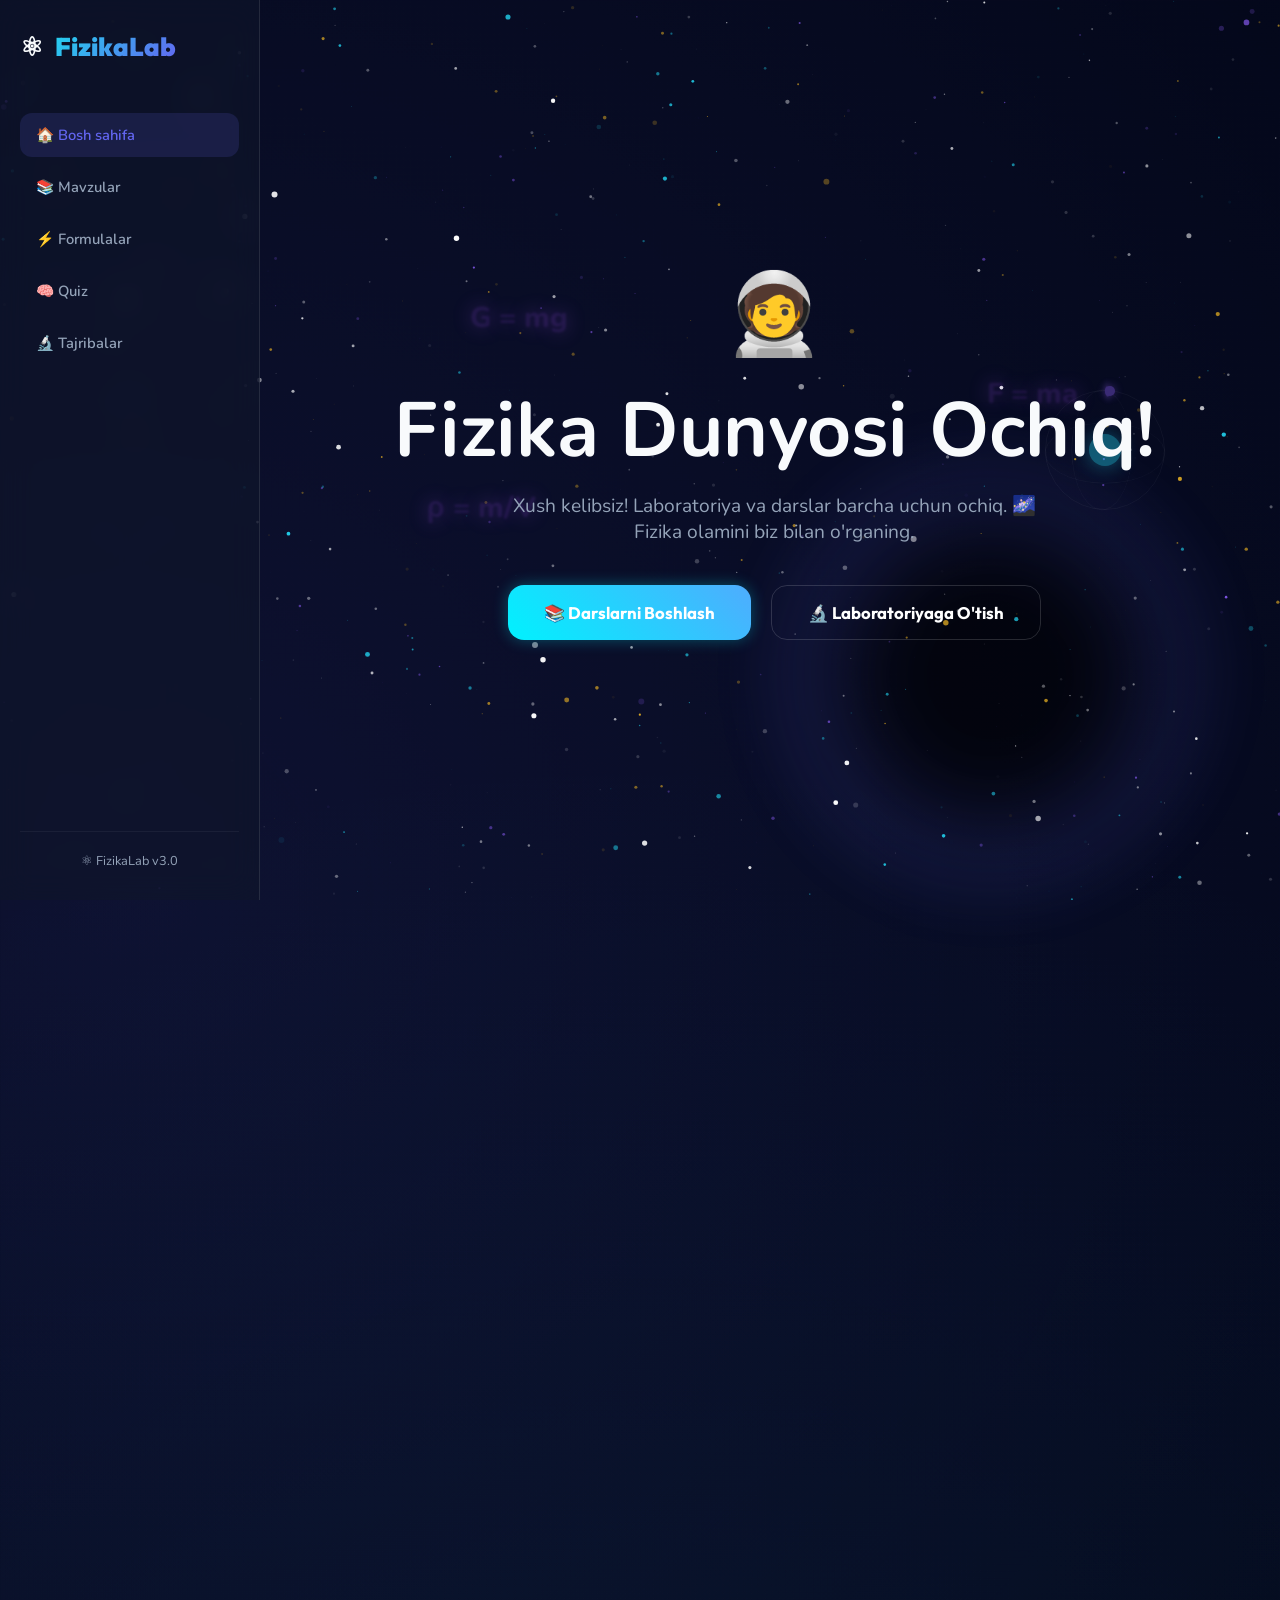
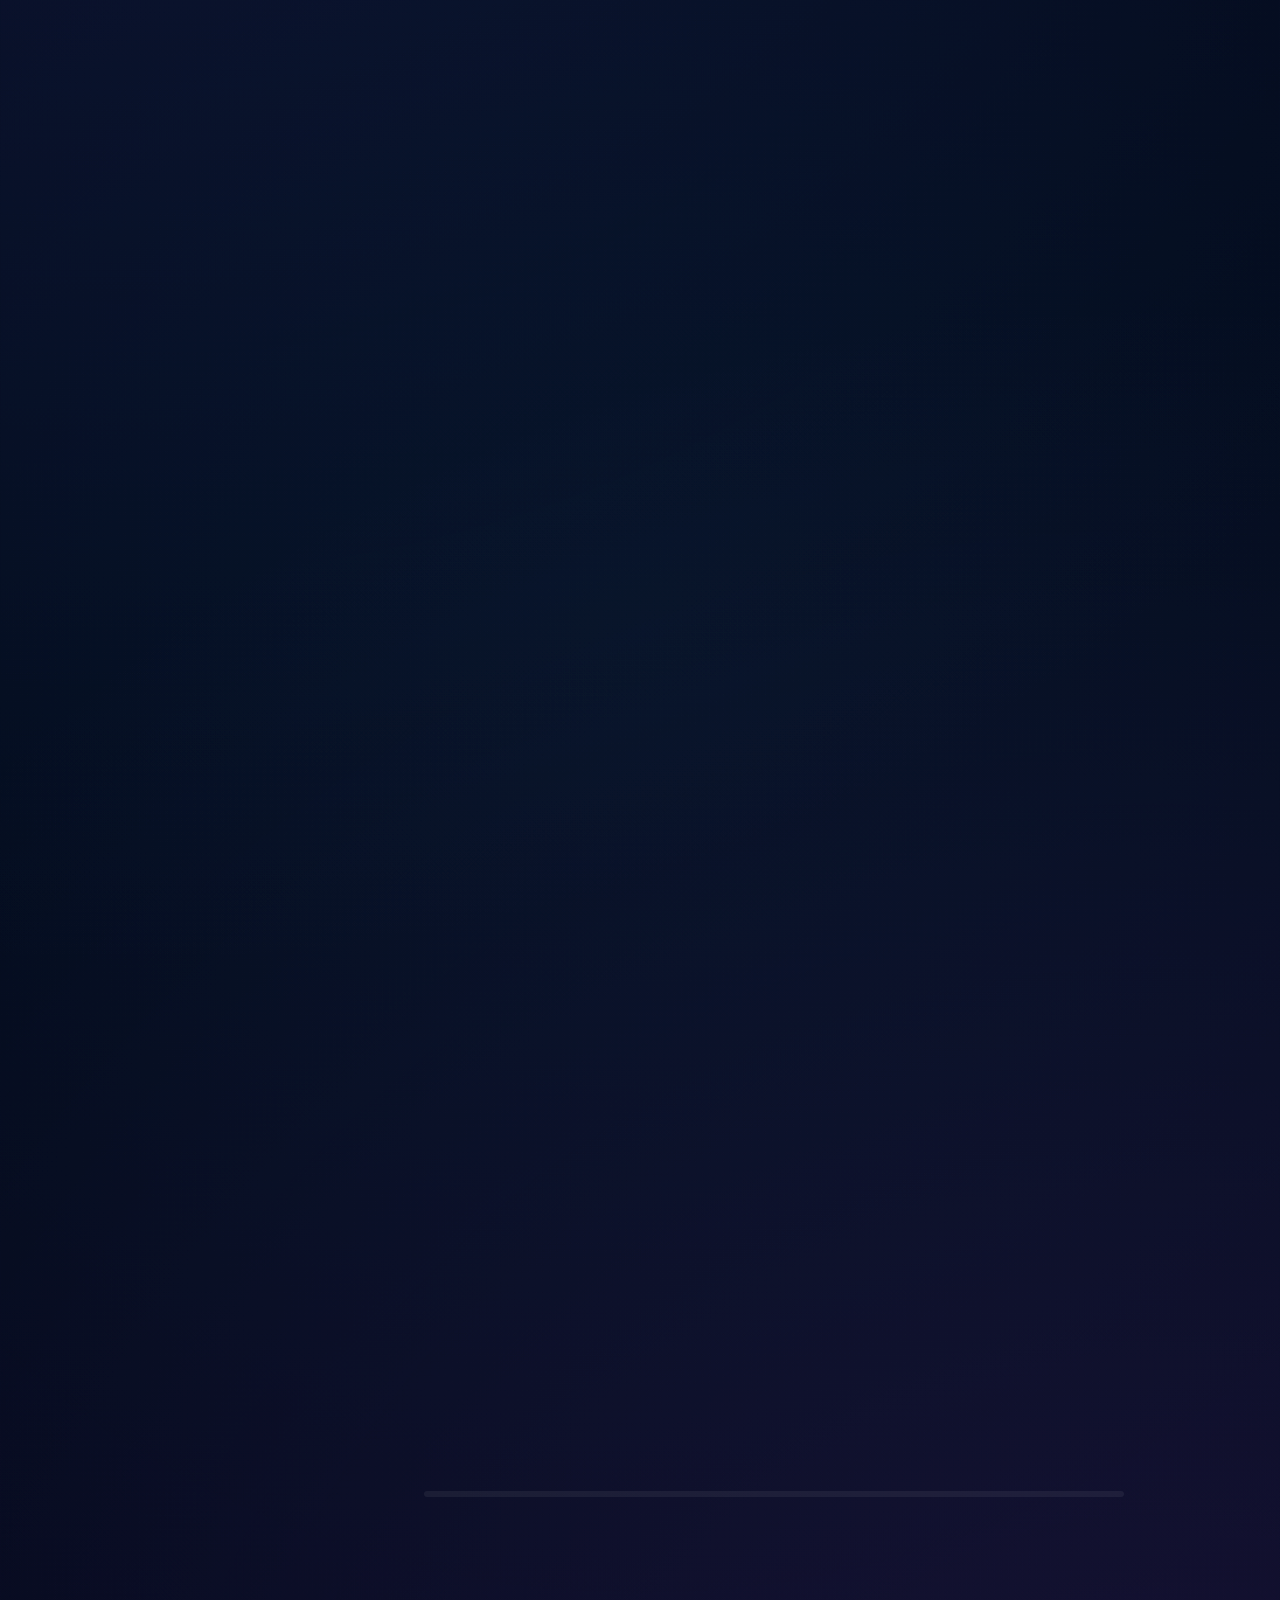
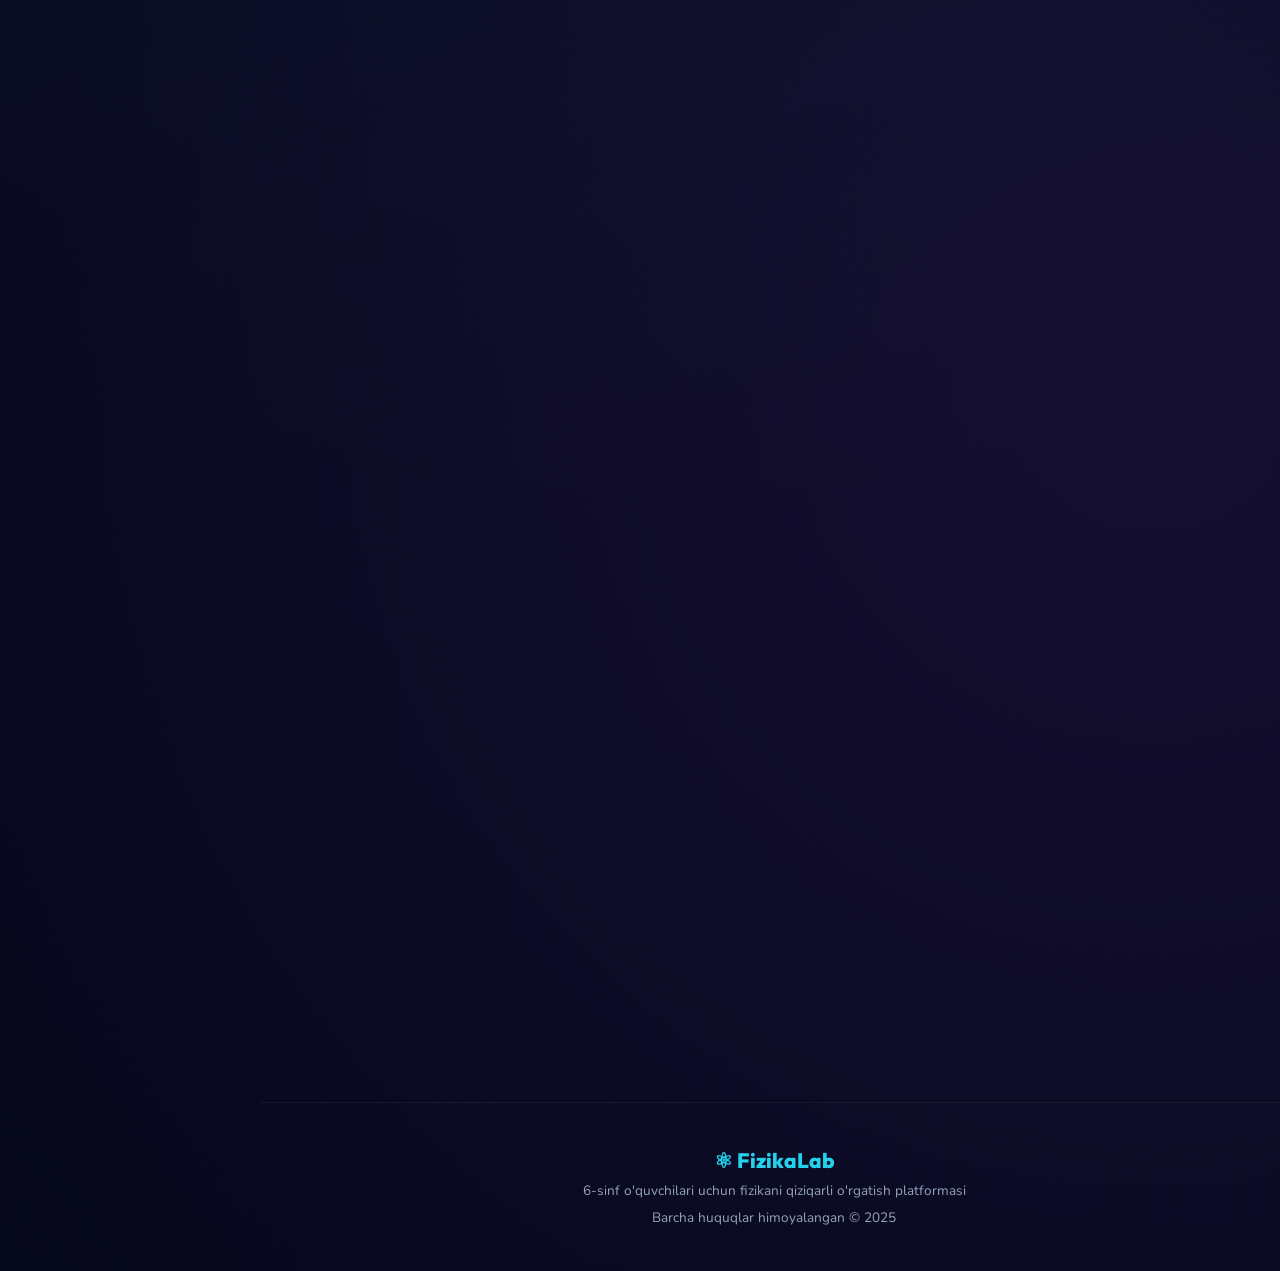
<file: index.html>
<!DOCTYPE html>
<html lang="uz">
<head>
<meta charset="UTF-8">
<meta name="viewport" content="width=device-width, initial-scale=1.0">
<title>Fizika Dunyosi — 6-sinf | FizikaLab</title>
<link href="https://fonts.googleapis.com/css2?family=Outfit:wght@300;400;600;700;800;900&family=Nunito:wght@400;600;700&display=swap" rel="stylesheet">
<style>
:root{
  --bg:#020617;--sidebar:#0f172a;--card:rgba(30,41,59,0.4);
  --t:#22d3ee;--o:#fbbf24;--r:#ef4444;--g:#10b981;--p:#8b5cf6;--mainv:#6366f1;
  --neon-b:linear-gradient(45deg,#00f2fe 0%,#4facfe 100%);
  --text:#f8fafc;--muted:#94a3b8;
  --sb-w:260px;
}
*{margin:0;padding:0;box-sizing:border-box;}
html{scroll-behavior:smooth;}
body{
  background:var(--bg);color:var(--text);font-family:'Nunito',sans-serif;overflow-x:hidden;display:flex;
  background-image:
    radial-gradient(circle at 10% 20%,rgba(99,102,241,0.12),transparent 45%),
    radial-gradient(circle at 90% 80%,rgba(168,85,247,0.12),transparent 45%),
    radial-gradient(circle at 50% 50%,rgba(34,211,238,0.06),transparent 65%);
  animation:cosmicPulse 25s infinite alternate;
}
@keyframes cosmicPulse{
  0%{background-position:0% 0%;}
  100%{background-position:10% 10%;}
}
/* Deep Space 3.0: Gravity Lens */
body::after{
  content:'';position:fixed;top:50%;right:5%;width:450px;height:450px;
  background:radial-gradient(circle,#000 30%,rgba(99,102,241,0.2) 60%,transparent 90%);
  border-radius:50%;z-index:-1;filter:blur(30px);
  animation:gravityLens 15s infinite alternate ease-in-out;opacity:0.6;
}
@keyframes gravityLens{from{transform:scale(1) translate(0,0);} to{transform:scale(1.1) translate(20px,20px);}}
canvas#stars{position:fixed;inset:0;z-index:0;pointer-events:none;}

/* ────── SIDEBAR ────── */
.sidebar{
  position:fixed;top:0;left:0;bottom:0;width:var(--sb-w);
  background:rgba(15,23,42,0.6);backdrop-filter:blur(15px);
  border-right:1px solid rgba(255,255,255,0.1);
  z-index:200;display:flex;flex-direction:column;padding:30px 20px;
  transition:transform 0.3s;
}
.sb-logo{
  font-family:'Outfit',sans-serif;font-weight:900;font-size:1.6rem;color:var(--text);
  margin-bottom:50px;display:flex;align-items:center;gap:12px;
  animation:float 3s ease-in-out infinite;
}
.sb-logo span{background:linear-gradient(135deg,var(--t),var(--mainv));-webkit-background-clip:text;background-clip:text;-webkit-text-fill-color:transparent;}

.sb-nav{display:flex;flex-direction:column;gap:8px;flex:1;}
.sb-nav-group{display:flex;flex-direction:column;gap:8px;}

.sb-link{
  display:flex;align-items:center;gap:14px;padding:12px 16px;
  color:var(--muted);text-decoration:none;font-weight:600;font-size:0.92rem;
  border-radius:12px;transition:all 0.25s;
}
.sb-link:hover{background:rgba(255,255,255,0.04);color:var(--text);transform:translateX(5px);}
.sb-link.active{background:rgba(99,102,241,0.15);color:var(--mainv);}

.sb-footer{margin-top:auto;padding-top:20px;border-top:1px solid rgba(255,255,255,0.05);}

/* ────── CONTENT WRAPPER ────── */
.content-wrapper{
  flex:1;margin-left:var(--sb-w);position:relative;z-index:1;
}

/* ────── HERO ────── */
.hero{
  min-height:100vh;display:flex;align-items:center;justify-content:center;
  padding:60px 80px;gap:60px;position:relative;overflow:hidden;
}
.hero-portal{
  display:flex;align-items:center;justify-content:space-between;
  width:100%;max-width:1580px;gap:60px;position:relative;
}

/* Animations */
@keyframes float{0%,100%{transform:translateY(0);}50%{transform:translateY(-15px);}}

/* BUTTONS */
.btn-m{
  padding:16px 36px;border-radius:16px;font-family:'Outfit',sans-serif;
  font-size:1.05rem;font-weight:700;text-decoration:none;transition:all 0.3s;
  cursor:pointer;border:none;display:inline-flex;align-items:center;gap:10px;
}
.btn-m.primary{
  background:var(--neon-b);color:white;
  box-shadow:0 0 15px rgba(0,242,254,0.3);
}
.btn-m.primary:hover{transform:translateY(-5px);box-shadow:0 15px 35px rgba(0,242,254,0.6);}
.btn-m.secondary{background:transparent;border:1.5px solid rgba(255,255,255,0.15);color:white;}
.btn-m.secondary:hover{background:rgba(255,255,255,0.05);border-color:white;transform:translateY(-5px);box-shadow:0 15px 30px rgba(255,255,255,0.1);}

/* NEON BUTTONS */
.btn-neon{
  padding:14px 34px;border-radius:14px;font-family:'Outfit',sans-serif;
  font-size:1rem;font-weight:700;text-decoration:none;display:inline-block;
  cursor:pointer;border:none;transition:all 0.25s;
}
.btn-neon.primary{
  background:var(--t);color:#050810;
  box-shadow:0 0 20px rgba(79,209,197,0.45),0 0 60px rgba(79,209,197,0.15);
}
.btn-neon.primary:hover{box-shadow:0 0 30px rgba(79,209,197,0.7),0 0 80px rgba(79,209,197,0.25);transform:translateY(-4px);}

/* GHOST FORMULAS */
.ghost-formula{
  position:absolute;font-family:'Nunito',sans-serif;font-size:1.8rem;font-weight:800;
  color:rgba(168,85,247,0.12);pointer-events:none;z-index:-1;
  filter:blur(1px);animation:formulaFloat 8s infinite alternate ease-in-out;
  text-shadow:0 0 20px rgba(168,85,247,0.3);
}
@keyframes formulaFloat{0%{transform:translate(0,0) rotate(0);}100%{transform:translate(30px,-40px) rotate(8deg);}}

/* STATS */
.stats{position:relative;z-index:1;display:flex;justify-content:center;flex-wrap:wrap;gap:22px;padding:0 20px 80px;}
.stat-card{
  background:var(--card);backdrop-filter:blur(16px);
  border:1px solid rgba(255,255,255,0.07);border-radius:18px;
  padding:22px 36px;text-align:center;transition:transform 0.2s;
}
.stat-card:hover{transform:translateY(-5px);}
.stat-num{font-family:'Outfit',sans-serif;font-size:2.2rem;font-weight:800;}
.stat-lbl{color:var(--muted);font-size:0.83rem;margin-top:4px;font-weight:600;}

/* SECTION */
.sec{position:relative;z-index:1;padding:90px 20px;}
.sec-hdr{text-align:center;margin-bottom:50px;}
.sec-hdr h2{font-family:'Outfit',sans-serif;font-size:clamp(1.9rem,4vw,2.8rem);font-weight:800;margin-bottom:12px;}
.sec-hdr p{color:var(--muted);max-width:520px;margin:0 auto;}
.pill{display:inline-block;background:rgba(79,209,197,0.1);color:var(--t);border:1px solid rgba(79,209,197,0.3);padding:4px 16px;border-radius:99px;font-size:0.72rem;font-weight:700;letter-spacing:1.5px;text-transform:uppercase;margin-bottom:14px;}

/* TOPICS */
.topics-grid{display:grid;grid-template-columns:repeat(auto-fit,minmax(278px,1fr));gap:20px;max-width:1100px;margin:0 auto;}
.topic-card{
  background:var(--card);backdrop-filter:blur(16px);
  border:1px solid rgba(255,255,255,0.07);border-radius:22px;padding:28px;cursor:pointer;
  transition:transform 0.3s,border-color 0.3s,box-shadow 0.3s;position:relative;overflow:hidden;
}
.topic-card::before{content:'';position:absolute;inset:0;opacity:0;background:radial-gradient(circle at top left,var(--c,rgba(79,209,197,0.15)),transparent 70%);transition:opacity 0.3s;}
.topic-card:hover::before{opacity:1;}
.topic-card:hover{transform:translateY(-8px);border-color:rgba(79,209,197,0.3);box-shadow:0 16px 48px rgba(0,0,0,0.45);}
.topic-icon{font-size:2.6rem;margin-bottom:14px;}
.topic-tag{display:inline-block;font-size:0.7rem;font-weight:700;letter-spacing:1px;text-transform:uppercase;padding:3px 12px;border-radius:99px;margin-bottom:10px;}
.topic-card h3{font-family:'Outfit',sans-serif;font-size:1.2rem;font-weight:700;margin-bottom:8px;}
.topic-card p{color:var(--muted);font-size:0.87rem;line-height:1.6;}
.topic-meta{display:flex;gap:12px;margin-top:16px;font-size:0.77rem;color:var(--muted);font-weight:600;}

/* FORMULAS */
.formulas-grid{display:grid;grid-template-columns:repeat(auto-fit,minmax(235px,1fr));gap:16px;max-width:1050px;margin:0 auto;}
.formula-card{
  background:var(--card);backdrop-filter:blur(16px);
  border:1px solid rgba(255,255,255,0.07);border-radius:18px;padding:26px;text-align:center;
  transition:transform 0.25s,box-shadow 0.25s;
}
.formula-card:hover{transform:translateY(-6px);box-shadow:0 10px 36px rgba(0,0,0,0.4);}
.f-expr{font-family:'Outfit',sans-serif;font-size:2.1rem;font-weight:800;margin-bottom:12px;padding:14px;border-radius:12px;background:rgba(255,255,255,0.04);}
.f-name{font-weight:700;margin-bottom:6px;}
.f-desc{color:var(--muted);font-size:0.82rem;line-height:1.5;}

/* QUIZ */
.quiz-wrap{max-width:700px;margin:0 auto;}
.quiz-card{background:var(--card);backdrop-filter:blur(20px);border:1px solid rgba(255,255,255,0.08);border-radius:22px;padding:36px;}
.quiz-q{font-family:'Outfit',sans-serif;font-size:1.2rem;font-weight:700;margin-bottom:22px;line-height:1.45;}
.quiz-opts{display:flex;flex-direction:column;gap:10px;}
.quiz-opt{
  padding:13px 18px;background:rgba(255,255,255,0.03);
  border:1.5px solid rgba(255,255,255,0.1);border-radius:13px;
  cursor:pointer;font-size:0.93rem;font-weight:600;
  transition:all 0.2s;text-align:left;color:var(--text);font-family:'Nunito',sans-serif;
}
.quiz-opt:hover{background:rgba(79,209,197,0.08);border-color:var(--t);}
.quiz-opt.correct{background:rgba(104,211,145,0.18);border-color:var(--g);color:var(--g);}
.quiz-opt.wrong{background:rgba(252,129,129,0.18);border-color:var(--r);color:var(--r);}
.quiz-fb{margin-top:16px;padding:12px 16px;border-radius:11px;font-weight:700;font-size:0.93rem;display:none;}
.quiz-fb.show{display:block;}
.quiz-fb.ok{background:rgba(104,211,145,0.12);color:var(--g);}
.quiz-fb.no{background:rgba(252,129,129,0.12);color:var(--r);}
.quiz-nav{display:flex;justify-content:space-between;align-items:center;margin-top:20px;}
.quiz-ptxt{color:var(--muted);font-size:0.84rem;font-weight:600;}
.pbar-wrap{height:6px;background:rgba(255,255,255,0.06);border-radius:99px;margin-bottom:26px;}
.pbar{height:100%;border-radius:99px;background:linear-gradient(90deg,var(--t),var(--p));transition:width 0.5s;}
.quiz-score{text-align:center;padding:30px;font-family:'Outfit',sans-serif;}
.score-big{font-size:3.2rem;font-weight:800;color:var(--t);}

/* EXPERIMENTS */
.exp-grid{display:grid;grid-template-columns:repeat(auto-fit,minmax(295px,1fr));gap:20px;max-width:1050px;margin:0 auto;}
.exp-card{background:var(--card);backdrop-filter:blur(16px);border:1px solid rgba(255,255,255,0.07);border-radius:20px;padding:26px;transition:transform 0.25s;}
.exp-card:hover{transform:translateY(-6px);}
.exp-icon{font-size:2.2rem;margin-bottom:14px;}
.exp-card h3{font-family:'Outfit',sans-serif;font-size:1.1rem;margin-bottom:8px;}
.exp-card p{color:var(--muted);font-size:0.86rem;line-height:1.6;margin-bottom:14px;}
.exp-steps{list-style:none;counter-reset:s;}
.exp-steps li{counter-increment:s;display:flex;align-items:flex-start;gap:10px;margin-bottom:8px;font-size:0.83rem;color:var(--muted);}
.exp-steps li::before{content:counter(s);min-width:22px;height:22px;display:flex;align-items:center;justify-content:center;background:rgba(79,209,197,0.15);color:var(--t);border-radius:50%;font-weight:700;font-size:0.74rem;flex-shrink:0;}

/* FOOTER */
footer{position:relative;z-index:1;text-align:center;padding:44px 20px;border-top:1px solid rgba(255,255,255,0.06);color:var(--muted);font-size:0.85rem;}
footer .flogo{font-family:'Outfit',sans-serif;font-size:1.3rem;font-weight:800;color:var(--t);margin-bottom:8px;}

/* FADE-UP */
@keyframes fadeD{from{opacity:0;transform:translateY(-20px);}to{opacity:1;transform:translateY(0);}}
.fu{opacity:0;transform:translateY(30px);transition:opacity 0.65s ease,transform 0.65s ease;}

/* ⚛ ATOM ANIMATION */
.nucleus{position:absolute;inset:44px;background:var(--t);border-radius:50%;box-shadow:0 0 20px var(--t);}
.orbit{
  position:absolute;inset:0;border:1.5px solid rgba(255,255,255,0.1);
  border-radius:50%;animation:rotate 3s linear infinite;
}
.orbit::after{
  content:'';position:absolute;top:-5px;left:50%;width:10px;height:10px;
  background:var(--p);border-radius:50%;box-shadow:0 0 10px var(--p);
}
.orbit:nth-child(2){transform:rotateX(60deg);animation-duration:4s;}
.orbit:nth-child(3){transform:rotateY(60deg);animation-duration:5s;}
@keyframes rotate{100%{transform:rotate(360deg);}}

/* RESPONSIVE */
@media(max-width:991px){
  .sidebar{transform:translateX(-100%);}
  .sidebar.open{transform:translateX(0);}
  .content-wrapper{margin-left:0;}
  .hero{padding:100px 20px 40px;text-align:center;}
}
@media(max-width:640px){
  .modal-glass{padding:26px;}
}
</style>
</head>
<body>
<canvas id="stars"></canvas>

<!-- ══ SIDEBAR ══ -->
<aside class="sidebar">
  <div class="sb-logo">⚛ <span>FizikaLab</span></div>
  
  <div class="sb-nav">
    <a href="#" class="sb-link active">🏠 Bosh sahifa</a>
    <a href="#mavzular" class="sb-link">📚 Mavzular</a>
    <a href="#formulalar" class="sb-link">⚡ Formulalar</a>
    <a href="#quiz" class="sb-link">🧠 Quiz</a>
    <a href="#tajribalar" class="sb-link">🔬 Tajribalar</a>
  </div>

  <div class="sb-footer">
    <div style="font-size:0.8rem;color:var(--muted);text-align:center;">⚛ FizikaLab v3.0</div>
  </div>
</aside>

<main class="content-wrapper">
  <!-- HERO -->
  <section class="hero" id="homeHero">
    <div class="hero-portal" style="justify-content: center; text-align: center;">
      <!-- GHOST FORMULAS -->
      <div class="ghost-formula" style="top:10%;left:15%;animation-delay:-2s;">G = mg</div>
      <div class="ghost-formula" style="top:60%;left:10%;animation-delay:-5s;">ρ = m/V</div>
      <div class="ghost-formula" style="top:30%;right:15%;animation-delay:-1s;">F = ma</div>

      <div style="max-width: 800px; z-index: 10;">
        <div style="font-size:5rem;margin-bottom:20px;">🧑‍🚀</div>
        <h1 style="font-size: clamp(3rem, 6vw, 5rem); line-height: 1.1;">Fizika Dunyosi <span>Ochiq!</span></h1>
        <p style="color:var(--muted); font-size:1.2rem; max-width:600px; margin:20px auto 40px;">
          Xush kelibsiz! Laboratoriya va darslar barcha uchun ochiq. 🌌 <br>
          Fizika olamini biz bilan o'rganing.
        </p>
        <div style="display:flex;gap:20px;justify-content:center; flex-wrap: wrap;">
          <a href="#mavzular" class="btn-m primary">📚 Darslarni Boshlash</a>
          <a href="#tajribalar" class="btn-m secondary">🔬 Laboratoriyaga O'tish</a>
        </div>
      </div>

      <!-- COSMIC ENGINE -->
      <div class="hero-side-r" style="position: absolute; right: 5%; opacity: 0.4; pointer-events: none;">
        <div class="atom" style="position:relative;width:120px;height:120px;perspective:500px;">
          <div class="nucleus"></div>
          <div class="orbit"></div>
          <div class="orbit"></div>
          <div class="orbit"></div>
        </div>
      </div>
    </div>
  </section>

<!-- STATS -->
<div class="stats">
  <div class="stat-card fu"><div class="stat-num" style="color:var(--t)">12</div><div class="stat-lbl">📚 Mavzu</div></div>
  <div class="stat-card fu"><div class="stat-num" style="color:var(--o)">8</div><div class="stat-lbl">🔬 Tajriba</div></div>
  <div class="stat-card fu"><div class="stat-num" style="color:var(--p)">30+</div><div class="stat-lbl">🧠 Quiz savol</div></div>
  <div class="stat-card fu"><div class="stat-num" style="color:var(--g)">6</div><div class="stat-lbl">⚡ Formula</div></div>
</div>

<!-- MAVZULAR -->
<section class="sec" id="mavzular">
  <div class="sec-hdr fu"><div class="pill">Darslar</div><h2>Fizika Mavzulari</h2><p>Har bir mavzuni bosib batafsil o'qing</p></div>
  <div class="topics-grid">
    <div class="topic-card fu" style="--c:rgba(79,209,197,0.15)" onclick="openTopic('jism')">
      <div class="topic-icon">🪨</div><div class="topic-tag" style="background:rgba(79,209,197,0.1);color:var(--t)">1-mavzu</div>
      <h3>Jism, Modda, Materiya</h3><p>Atrofimizni o'rab turgan narsalar nima? Jism, modda va materianing farqi.</p>
      <div class="topic-meta"><span>⏱ 20 daqiqa</span><span>⭐ Oson</span></div>
    </div>
    <div class="topic-card fu" style="--c:rgba(246,173,85,0.15)" onclick="openTopic('harakat')">
      <div class="topic-icon">🏃</div><div class="topic-tag" style="background:rgba(246,173,85,0.1);color:var(--o)">2-mavzu</div>
      <h3>Mexanik Harakat</h3><p>Jismlar qanday harakatlanadi? Tezlik, yo'l va vaqt o'rtasidagi bog'liqlik.</p>
      <div class="topic-meta"><span>⏱ 25 daqiqa</span><span>⭐ O'rtacha</span></div>
    </div>
    <div class="topic-card fu" style="--c:rgba(252,129,129,0.15)" onclick="openTopic('kuch')">
      <div class="topic-icon">💪</div><div class="topic-tag" style="background:rgba(252,129,129,0.1);color:var(--r)">3-mavzu</div>
      <h3>Kuch va Tortishish</h3><p>Yerning tortish kuchi nima? Og'irlik va massa o'rtasidagi farq.</p>
      <div class="topic-meta"><span>⏱ 30 daqiqa</span><span>⭐ O'rtacha</span></div>
    </div>
    <div class="topic-card fu" style="--c:rgba(104,211,145,0.15)" onclick="openTopic('bosim')">
      <div class="topic-icon">🌊</div><div class="topic-tag" style="background:rgba(104,211,145,0.1);color:var(--g)">4-mavzu</div>
      <h3>Bosim va Suyuqlik</h3><p>Bosim qanday hosil bo'ladi? Suv ostidagi bosimni hisoblash.</p>
      <div class="topic-meta"><span>⏱ 25 daqiqa</span><span>⭐ O'rtacha</span></div>
    </div>
    <div class="topic-card fu" style="--c:rgba(183,148,244,0.15)" onclick="openTopic('energiya')">
      <div class="topic-icon">⚡</div><div class="topic-tag" style="background:rgba(183,148,244,0.1);color:var(--p)">5-mavzu</div>
      <h3>Energiya va Ish</h3><p>Energiya qayerdan keladi? Kinetik va potensial energiya.</p>
      <div class="topic-meta"><span>⏱ 35 daqiqa</span><span>⭐⭐ Murakkab</span></div>
    </div>
    <div class="topic-card fu" style="--c:rgba(79,209,197,0.15)" onclick="openTopic('issiqlik')">
      <div class="topic-icon">🔥</div><div class="topic-tag" style="background:rgba(79,209,197,0.1);color:var(--t)">6-mavzu</div>
      <h3>Issiqlik va Temperatura</h3><p>Issiqlik qanday o'tadi? Termometr qanday ishlaydi?</p>
      <div class="topic-meta"><span>⏱ 20 daqiqa</span><span>⭐ Oson</span></div>
    </div>
  </div>
</section>

<!-- FORMULALAR -->
<section class="sec" id="formulalar">
  <div class="sec-hdr fu"><div class="pill">Formulalar</div><h2>Asosiy Formulalar</h2><p>6-sinfda o'rganiladigan eng muhim formulalar</p></div>
  <div class="formulas-grid">
    <div class="formula-card fu"><div class="f-expr" style="color:var(--t)">v = s/t</div><div class="f-name">Tezlik formulasi</div><div class="f-desc">v — tezlik (m/s), s — yo'l (m), t — vaqt (s)</div></div>
    <div class="formula-card fu"><div class="f-expr" style="color:var(--o)">F = ma</div><div class="f-name">Ikkinchi Newton qonuni</div><div class="f-desc">F — kuch (N), m — massa (kg), a — tezlanish (m/s²)</div></div>
    <div class="formula-card fu"><div class="f-expr" style="color:var(--r)">P = F/S</div><div class="f-name">Bosim formulasi</div><div class="f-desc">P — bosim (Pa), F — kuch (N), S — yuza (m²)</div></div>
    <div class="formula-card fu"><div class="f-expr" style="color:var(--g)">A = F·s</div><div class="f-name">Ish formulasi</div><div class="f-desc">A — ish (J), F — kuch (N), s — ko'chish (m)</div></div>
    <div class="formula-card fu"><div class="f-expr" style="color:var(--p)">ρ = m/V</div><div class="f-name">Zichlik formulasi</div><div class="f-desc">ρ — zichlik (kg/m³), m — massa (kg), V — hajm (m³)</div></div>
    <div class="formula-card fu"><div class="f-expr" style="color:var(--o)">W = mgh</div><div class="f-name">Potensial energiya</div><div class="f-desc">W — energiya (J), m — massa (kg), g=9.8 m/s², h — balandlik (m)</div></div>
  </div>
</section>

<!-- QUIZ -->
<section class="sec" id="quiz">
  <div class="sec-hdr fu"><div class="pill">Test</div><h2>Bilimingizni Sinab Ko'ring! 🧠</h2><p>To'g'ri javobni tanlang</p></div>
  <div class="quiz-wrap">
    <div class="pbar-wrap"><div class="pbar" id="qBar" style="width:0%"></div></div>
    <div class="quiz-card fu" id="qCard"></div>
  </div>
</section>

<!-- TAJRIBALAR -->
<section class="sec" id="tajribalar">
  <div class="sec-hdr fu"><div class="pill">Tajriba</div><h2>Uy Tajribalari 🔬</h2><p>Uyda bajara oladigan fizika tajribalari</p></div>
  <div class="exp-grid">
    <div class="exp-card fu">
      <div class="exp-icon">🥚</div><h3>Tuxumni Suvda Suzish</h3>
      <p>Suvga tuz qo'shib zichlik o'zgarishini ko'ring!</p>
      <ul class="exp-steps"><li>Stakan suv to'ldiring</li><li>Tuxumni soling — cho'kadi</li><li>3–4 qoshiq tuz soling</li><li>Tuxum suzadi — zichlik o'zgardi!</li></ul>
    </div>
    <div class="exp-card fu">
      <div class="exp-icon">🍋</div><h3>Limon Batareyasi</h3>
      <p>Limondan tok hosil qilib LED yoqing!</p>
      <ul class="exp-steps"><li>Limonni uqalang</li><li>Mis va rux mixlarni sanchib qo'ying</li><li>LED ga ulang</li><li>Chiroq yonadi!</li></ul>
    </div>
    <div class="exp-card fu">
      <div class="exp-icon">🌈</div><h3>Yorug'lik Prisması</h3>
      <p>Suv shisha orqali kamalak hosil qiling!</p>
      <ul class="exp-steps"><li>Shishaga suv to'ldiring</li><li>Quyosh nurini tushiring</li><li>Qog'ozga aks ettiring</li><li>Kamalak paydo bo'ladi!</li></ul>
    </div>
  </div>
</section>

  <footer>
    <div class="flogo">⚛ FizikaLab</div>
    <p>6-sinf o'quvchilari uchun fizikani qiziqarli o'rgatish platformasi</p>
    <p style="margin-top:8px">Barcha huquqlar himoyalangan © 2025</p>
  </footer>
</main>

<!-- TOPIC MODAL -->
<div class="overlay" id="topicOverlay" onclick="closeTopicOutside(event)">
  <div class="modal-glass" style="background:rgba(11,16,32,0.75);backdrop-filter:blur(30px);border:1px solid var(--t);border-radius:28px;max-width:600px;width:100%;padding:44px;position:relative;">
    <button style="position:absolute;top:16px;right:16px;background:none;border:none;color:var(--muted);cursor:pointer;font-size:1.5rem;" onclick="closeOverlay('topicOverlay')">✕</button>
    <div id="topicBody"></div>
  </div>
</div>

<script>
// ── DEEP UNIVERSE ENGINE ──
const canvas = document.getElementById('stars');
const ctx = canvas.getContext('2d');
let W, H, stars = [], comets = [];
let mx = 0, my = 0;

function initStars(){
  W = canvas.width = innerWidth;
  H = canvas.height = innerHeight;
  stars = []; comets = [];
  const colors = ['#fff', '#22d3ee', '#8b5cf6', '#fbbf24', '#fff'];
  for(let i=0;i<850;i++){
    const layer = Math.random() > 0.8 ? 3 : (Math.random() > 0.4 ? 2 : 1);
    stars.push({
      x:Math.random()*W, y:Math.random()*H,
      ox:0, oy:0,
      r:layer === 3 ? Math.random()*2+1 : (layer === 2 ? Math.random()*1.2+0.5 : Math.random()*0.6+0.1),
      c:colors[Math.floor(Math.random()*colors.length)],
      speed:layer * 0.015,
      layer:layer,
      a:Math.random(), da:(Math.random()*0.005+0.001)*(Math.random()>.5?1:-1)
    });
  }
}

function spawnComet(){
  if(Math.random() > 0.993 && comets.length < 2){
    comets.push({
      x: Math.random()*W, y: -20,
      vx: (Math.random()-0.5)*10, vy: Math.random()*15 + 10,
      len: Math.random()*80 + 40, opacity: 1
    });
  }
}

document.addEventListener('mousemove', e=>{
  mx = (e.clientX/W - 0.5)*2;
  my = (e.clientY/H - 0.5)*2;
});

function drawStars(){
  ctx.clearRect(0,0,W,H);
  stars.forEach(s=>{
    s.a += s.da;
    if(s.a>1||s.a<0) s.da*=-1;
    s.ox += (mx * s.speed * 40 - s.ox)*0.05;
    s.oy += (my * s.speed * 40 - s.oy)*0.05;
    ctx.beginPath();
    ctx.arc(s.x + s.ox, s.y + s.oy, s.r, 0, Math.PI*2);
    ctx.fillStyle = s.c;
    ctx.globalAlpha = Math.abs(s.a) * (s.layer/3);
    ctx.fill();
  });
  spawnComet();
  comets.forEach((c, idx)=>{
    c.x += c.vx; c.y += c.vy;
    c.opacity -= 0.01;
    if(c.opacity <= 0) comets.splice(idx, 1);
    else {
      ctx.beginPath();
      ctx.strokeStyle = `rgba(255,255,255,${c.opacity})`;
      ctx.lineWidth = 2;
      ctx.moveTo(c.x, c.y);
      ctx.lineTo(c.x - c.vx*2, c.y - c.vy*2);
      ctx.stroke();
    }
  });
  ctx.globalAlpha = 1;
  requestAnimationFrame(drawStars);
}
window.addEventListener('resize', initStars);
initStars(); drawStars();

// ── SCROLL ──
const obs = new IntersectionObserver(es=>es.forEach(e=>{if(e.isIntersecting)e.target.classList.add('vis');}),{threshold:0.1});
document.querySelectorAll('.fu').forEach(el=>obs.observe(el));

// ── MODALS ──
function closeOverlay(id){ document.getElementById(id).classList.remove('open'); }
function closeAll(){ document.querySelectorAll('.overlay').forEach(o=>o.classList.remove('open')); }
window.addEventListener('keydown', e=>{ if(e.key==='Escape') closeAll(); });

// ── QUIZ ──
const Qs=[
  {q:"Tezlik formulasi qaysi?",opts:["v = s/t","v = F/m","v = m·a","v = P/S"],ans:0,exp:"Tezlik = yo'l / vaqt (v = s/t)"},
  {q:"Yerning tortish tezlanishi necha m/s²?",opts:["5 m/s²","9.8 m/s²","12 m/s²","3 m/s²"],ans:1,exp:"Yerning tortish tezlanishi g = 9.8 m/s²"},
  {q:"Bosim birligi nima?",opts:["Nyuton","Joule","Paskal","Vatt"],ans:2,exp:"Bosim birligi — Paskal (Pa) = N/m²"},
  {q:"Massa birligi nima?",opts:["Nyuton","Kilogram","Metr","Joule"],ans:1,exp:"Massa birligi — kilogram (kg)"},
  {q:"Ish formulasi qaysi?",opts:["A = m·v","A = F·s","A = P·V","A = ρ·g"],ans:1,exp:"Ish = Kuch × Ko'chish (A = F·s)"},
  {q:"Energiya birligi nima?",opts:["Vatt","Amper","Joule","Paskal"],ans:2,exp:"Energiya birligi — Joule (J)"},
  {q:"Zichlik formulasi qaysi?",opts:["ρ = m·V","ρ = m/V","ρ = V/m","ρ = F/m"],ans:1,exp:"Zichlik = Massa / Hajm (ρ = m/V)"},
];
let cur=0,score=0,answered=false;
function renderQ(){
  answered=false;
  const q=Qs[cur];
  const bar = document.getElementById('qBar');
  if(bar) bar.style.width=((cur/Qs.length)*100)+'%';
  const card = document.getElementById('qCard');
  if(card) card.innerHTML=`
    <div class="quiz-q">${cur+1}. ${q.q}</div>
    <div class="quiz-opts">${q.opts.map((o,i)=>`<button class="quiz-opt" onclick="answer(${i})">${String.fromCharCode(65+i)}) ${o}</button>`).join('')}</div>
    <div class="quiz-fb" id="qfb"></div>
    <div class="quiz-nav">
      <span class="quiz-ptxt">${cur+1} / ${Qs.length}</span>
      <button class="btn-neon primary" style="padding:10px 24px;font-size:0.88rem" onclick="nextQ()">Keyingi →</button>
    </div>`;
}
function answer(i){
  if(answered)return; answered=true;
  const q=Qs[cur];
  document.querySelectorAll('.quiz-opt').forEach((o,idx)=>{
    if(idx===q.ans)o.classList.add('correct');
    else if(idx===i&&i!==q.ans)o.classList.add('wrong');
  });
  const fb=document.getElementById('qfb');
  if(i===q.ans){score++;fb.textContent="✅ To'g'ri! "+q.exp;fb.className='quiz-fb show ok';}
  else{fb.textContent="❌ Xato! "+q.exp;fb.className='quiz-fb show no';}
}
function nextQ(){
  if(!answered)return; cur++;
  if(cur>=Qs.length){
    const bar = document.getElementById('qBar');
    if(bar) bar.style.width='100%';
    const pct=Math.round((score/Qs.length)*100);
    const em=pct>=80?'🏆':pct>=50?'👍':'📚';
    const msg=pct>=80?"Ajoyib! Siz fizikachi bo'lasiz!":pct>=50?"Yaxshi! Yana o'qing.":"Qo'rqmang, mashq qiling!";
    const card = document.getElementById('qCard');
    if(card) card.innerHTML=`<div class="quiz-score"><div style="font-size:3rem;margin-bottom:10px">${em}</div><div class="score-big">${score}/${Qs.length}</div><div style="font-size:1.1rem;margin:12px 0;font-weight:700">${pct}% to'g'ri</div><p style="color:var(--muted);margin-bottom:24px">${msg}</p><button class="btn-neon primary" onclick="restartQ()">🔄 Qayta boshlash</button></div>`;
    return;
  }
  renderQ();
}
function restartQ(){cur=0;score=0;renderQ();}
renderQ();

// ── TOPIC MODALS ──
const TD={
  jism:{title:'🪨 Jism, Modda, Materiya',body:`<p>Atrofimizda ko'rgan barcha narsalar — stul, kitob, havo, suv — bularning hammasi <strong>jism</strong>dir.</p><p><strong>Materiya</strong> — mavjud bo'lgan hamma narsaning umumiy nomi. Uch holatda bo'ladi:</p><ul><li>🧊 <strong>Qattiq holat</strong> — buz, tosh, temir</li><li>💧 <strong>Suyuq holat</strong> — suv, sut, moy</li><li>💨 <strong>Gaz holat</strong> — havo, bug'</li></ul><p>💡 Misol: 1 kg paxta va 1 kg temir — bir xil massa, farqli hajm!</p>`},
  harakat:{title:'🏃 Mexanik Harakat',body:`<p><strong>Mexanik harakat</strong> — jismning vaqt o'tishi bilan o'z o'rnini o'zgartirishi.</p><ul><li>🏃 To'g'ri chiziqli — poyezd</li><li>🔄 Aylanma — g'ildirak</li><li>🌊 Tebranma — mayatnik</li></ul><div class="formula-highlight" style="color:var(--t);background:rgba(79,209,197,0.08)">v = s / t</div><p>💡 120 km / 2 soat = <strong>60 km/soat</strong></p>`},
  kuch:{title:'💪 Kuch va Tortishish',body:`<p><strong>Kuch</strong> — jismga ta'sir ko'rsatuvchi kattalik. Nyuton (N) da o'lchanadi.</p><ul><li>🌍 Tortishish kuchi</li><li>🖐 Elastiklik kuchi</li><li>🔵 Ishqalanish kuchi</li></ul><div class="formula-highlight" style="color:var(--r);background:rgba(252,129,129,0.08)">F = m × g</div><p>💡 5 kg × 9.8 = <strong>49 N</strong></p>`},
  bosim:{title:'🌊 Bosim va Suyuqlik',body:`<p><strong>Bosim</strong> — yuzaga perpendikulyar kuchning nisbati.</p><div class="formula-highlight" style="color:var(--g);background:rgba(104,211,145,0.08)">P = F / S</div><p>💡 Pichoq kichik yuza — katta bosim!</p><ul><li>Suyuqlik chuqurroq — bosim katta</li><li>Dengiz tubi — juda kuchli bosim</li></ul>`},
  energiya:{title:'⚡ Energiya va Ish',body:`<p><strong>Energiya</strong> — ish bajarish qobiliyati. Joule (J).</p><ul><li>🏃 Kinetik: Ek = mv²/2</li><li>🏔 Potensial: Ep = mgh</li></ul><div class="formula-highlight" style="color:var(--p);background:rgba(183,148,244,0.08)">A = F × s</div><p>💡 Energiya yo'qolmaydi, faqat o'zgaradi!</p>`},
  issiqlik:{title:'🔥 Issiqlik va Temperatura',body:`<p><strong>Temperatura</strong> — jismning issiqligi. Selsiy (°C).</p><ul><li>🤲 Issiqlik o'tkazuvchanlik</li><li>🌡 Konveksiya</li><li>☀️ Nurlanish (Quyosh)</li></ul><p>💡 0°C — muz | 100°C — qaynash</p>`},
};
function openTopic(id){
  const d=TD[id];
  document.getElementById('topicBody').innerHTML=`<h2 style="font-family:'Outfit',sans-serif;font-size:1.7rem;margin-bottom:16px">${d.title}</h2>${d.body}`;
  document.getElementById('topicOverlay').classList.add('open');
}
function closeTopicOutside(e){ if(e.target===document.getElementById('topicOverlay')) closeOverlay('topicOverlay'); }
</script>
</body>
</html>
</file>
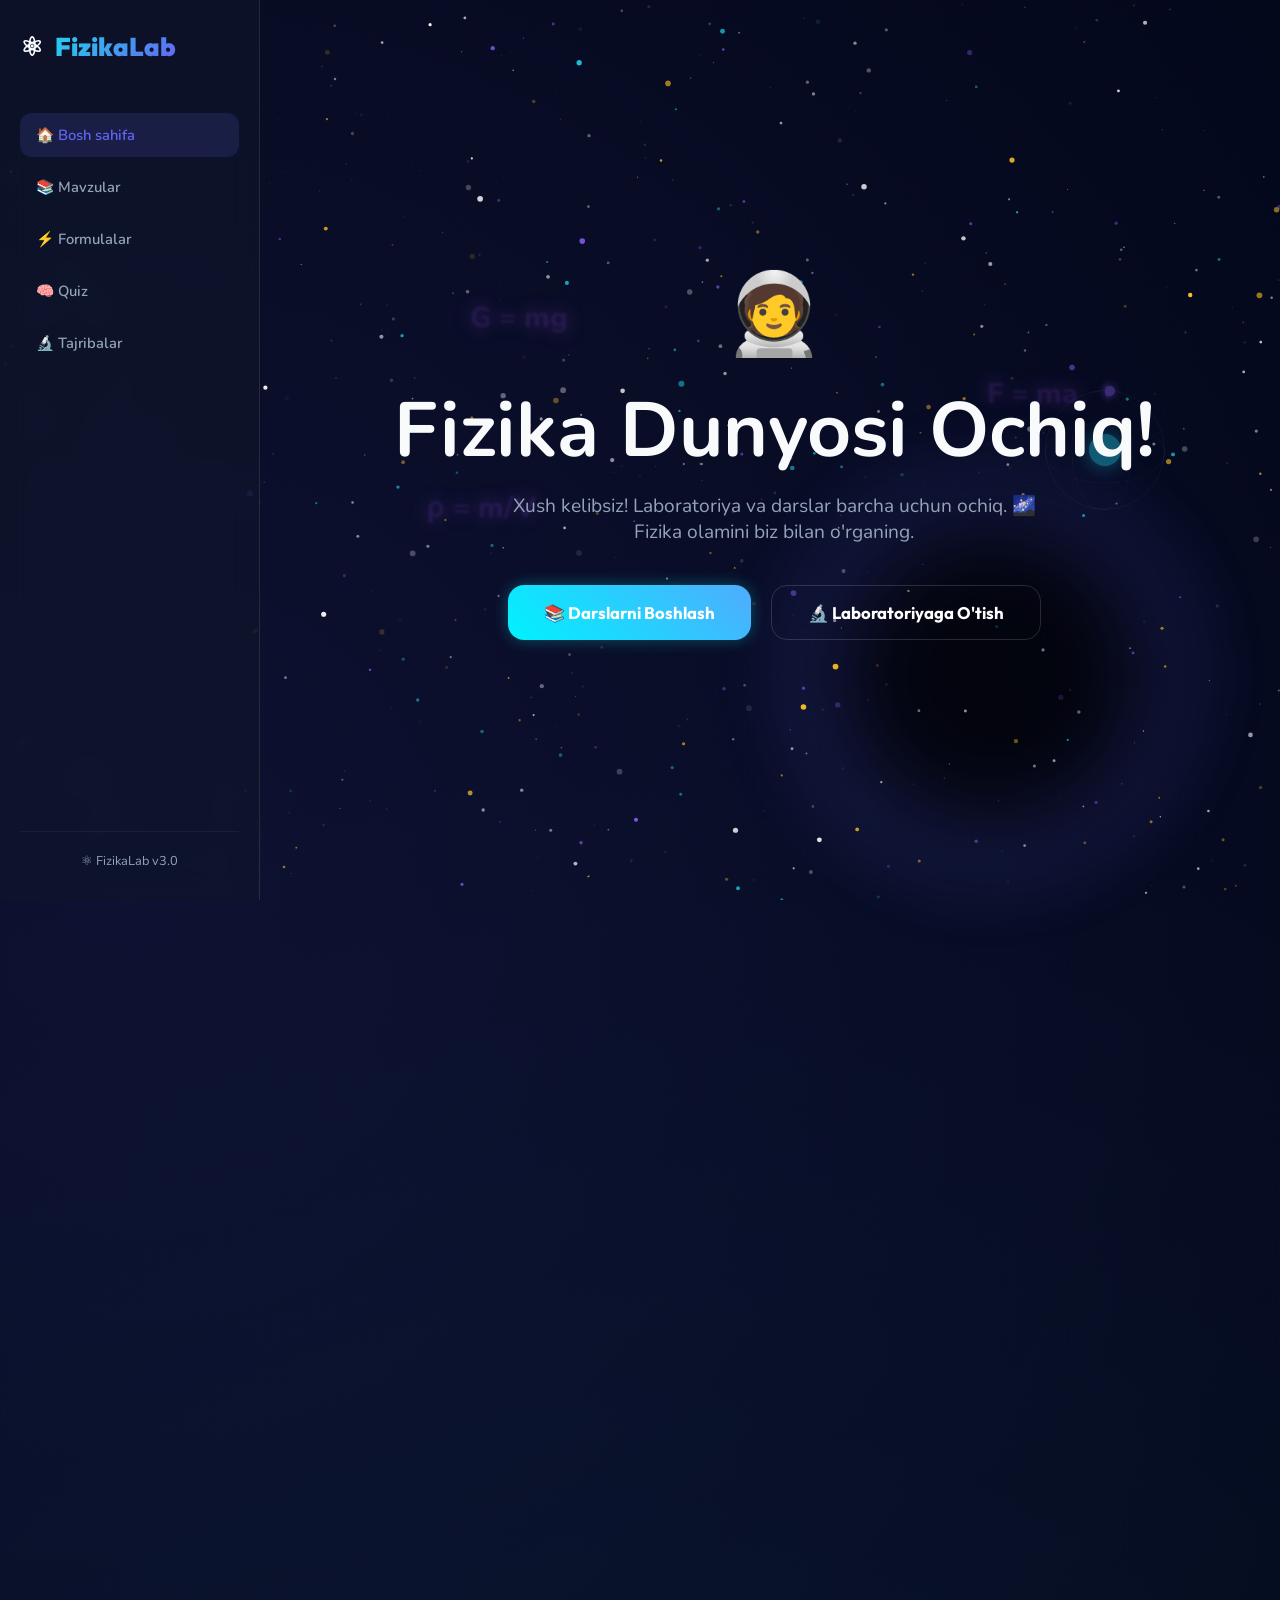
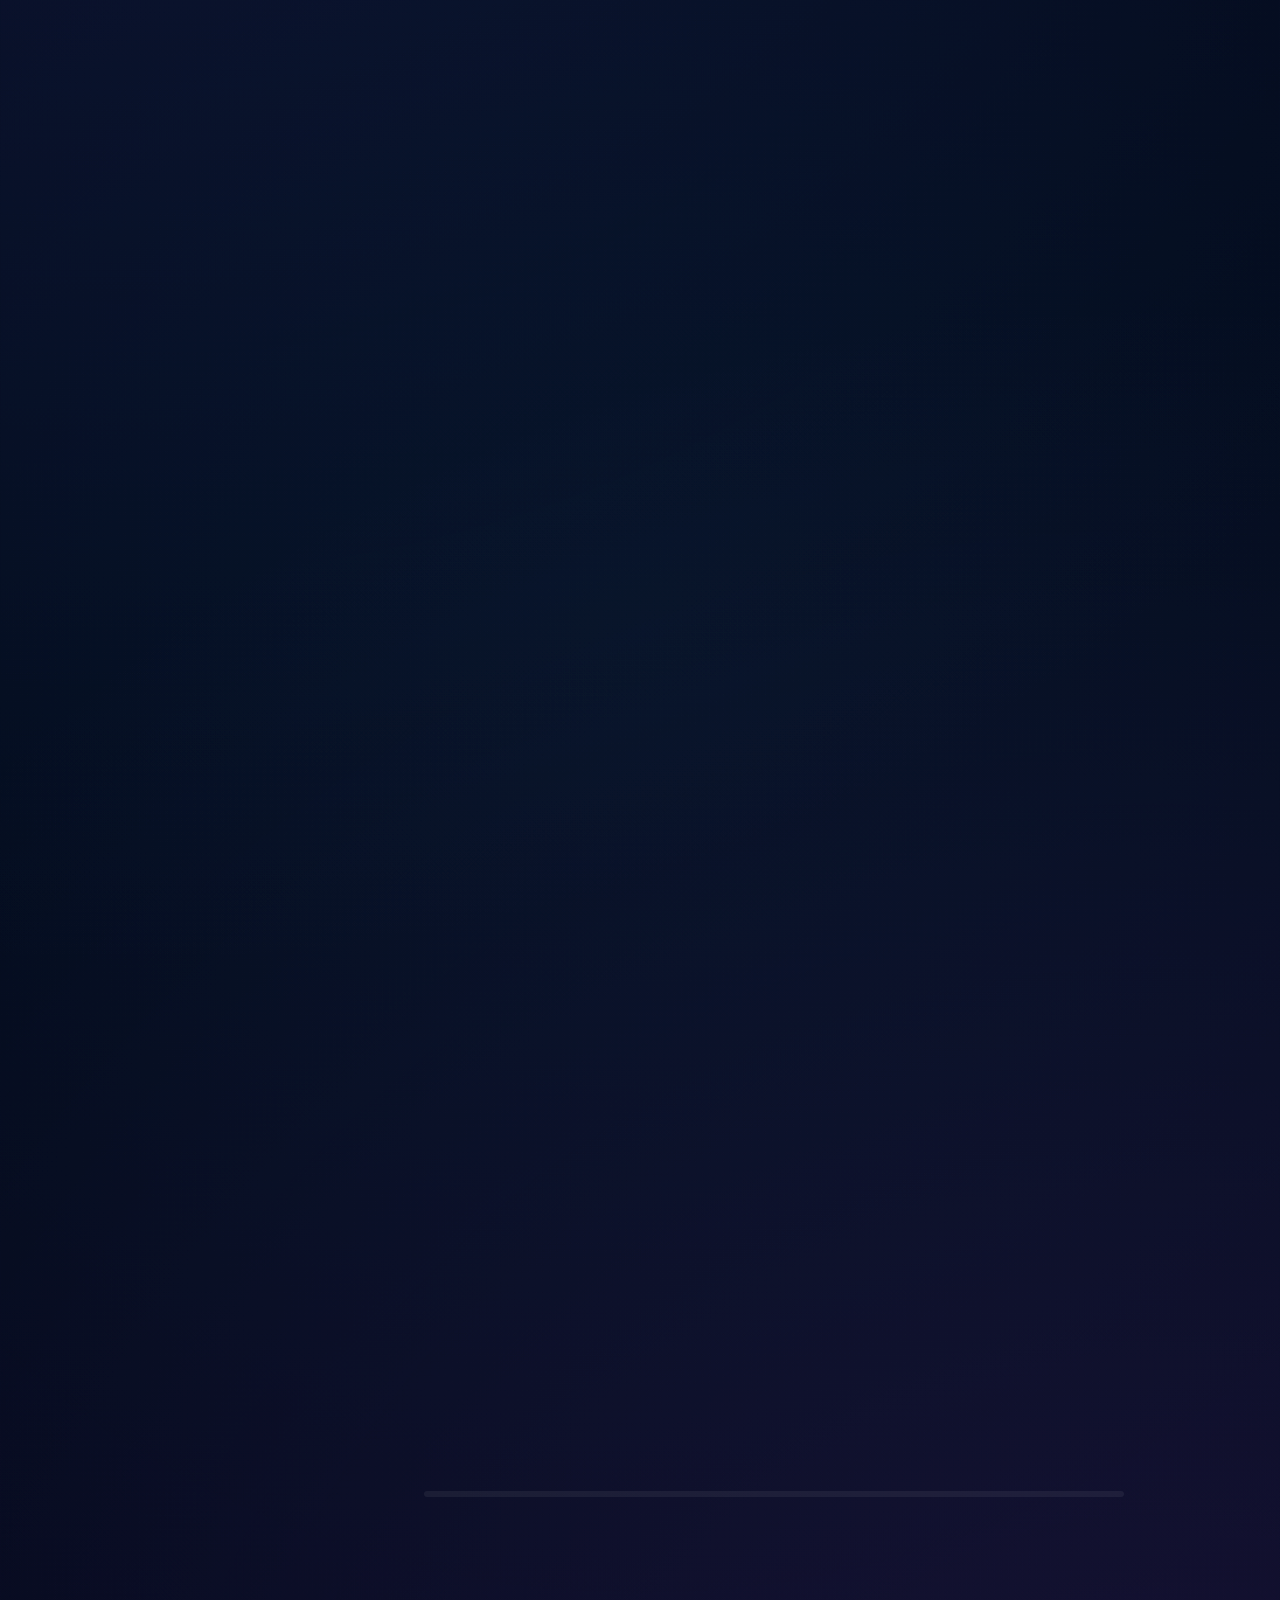
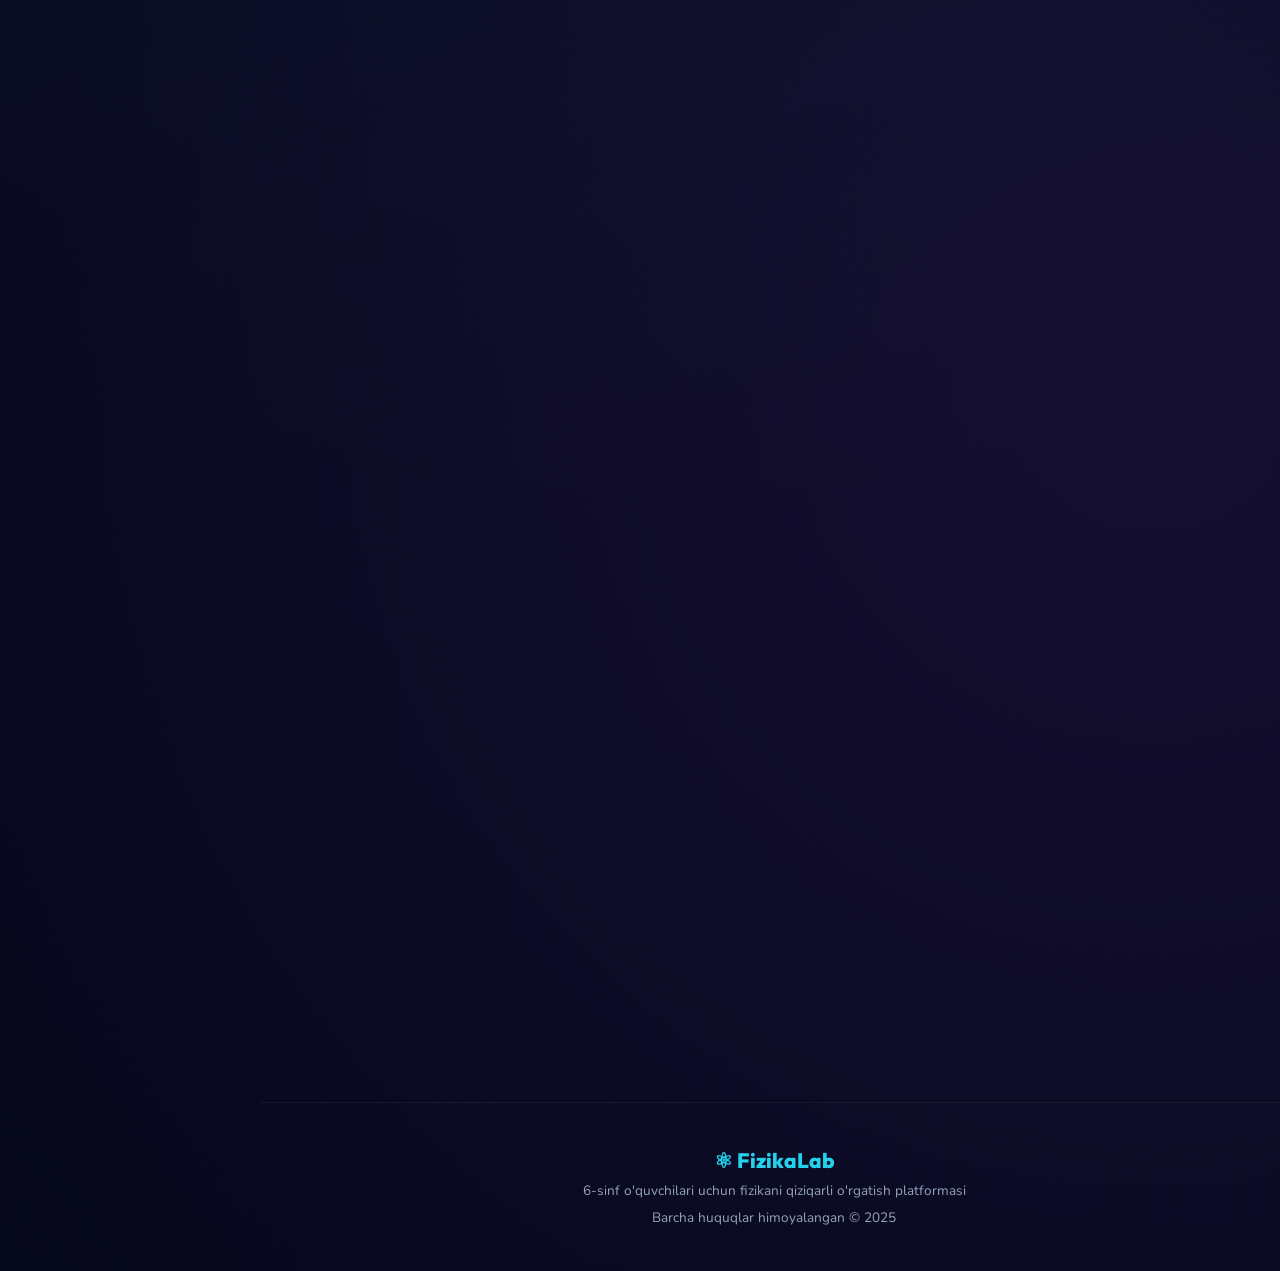
<file: admin.html>
<!DOCTYPE html>
<html lang="uz">
<head>
<meta charset="UTF-8">
<meta name="viewport" content="width=device-width, initial-scale=1.0">
<title>Admin Panel — FizikaLab</title>
<link href="https://fonts.googleapis.com/css2?family=Exo+2:wght@300;400;600;700;800&display=swap" rel="stylesheet">
<style>
*{margin:0;padding:0;box-sizing:border-box;}
body{background:#050810;color:#e2e8f0;font-family:'Exo 2',sans-serif;min-height:100vh;}
canvas{position:fixed;inset:0;z-index:0;pointer-events:none;}
.admin-wrap{position:relative;z-index:1;padding:30px;}
.admin-header{
  display:flex;justify-content:space-between;align-items:center;
  background:rgba(79,209,197,0.05);backdrop-filter:blur(20px);
  border:1px solid rgba(79,209,197,0.2);border-radius:20px;
  padding:20px 32px;margin-bottom:30px;
}
.admin-logo{font-size:1.5rem;font-weight:800;background:linear-gradient(135deg,#4fd1c5,#b794f4);-webkit-background-clip:text;background-clip:text;-webkit-text-fill-color:transparent;}
.admin-user{display:flex;align-items:center;gap:12px;color:#94a3b8;font-size:0.9rem;}
.admin-avatar{width:40px;height:40px;border-radius:50%;background:linear-gradient(135deg,#4fd1c5,#b794f4);display:flex;align-items:center;justify-content:center;font-weight:800;color:#050810;}
.logout-btn{padding:8px 18px;background:rgba(252,129,129,0.1);border:1px solid rgba(252,129,129,0.3);color:#fc8181;border-radius:10px;cursor:pointer;font-family:'Exo 2',sans-serif;font-weight:600;transition:all 0.2s;}
.logout-btn:hover{background:rgba(252,129,129,0.2);}
.welcome-card{
  background:rgba(79,209,197,0.06);backdrop-filter:blur(20px);
  border:1px solid rgba(79,209,197,0.2);border-radius:20px;
  padding:32px;margin-bottom:30px;text-align:center;
}
.welcome-card h1{font-size:2.2rem;font-weight:800;margin-bottom:8px;}
.welcome-card h1 span{background:linear-gradient(135deg,#4fd1c5,#b794f4);-webkit-background-clip:text;background-clip:text;-webkit-text-fill-color:transparent;}
.welcome-card p{color:#94a3b8;}
.stats-row{display:grid;grid-template-columns:repeat(auto-fit,minmax(200px,1fr));gap:20px;margin-bottom:30px;}
.stat-box{
  background:rgba(255,255,255,0.04);backdrop-filter:blur(20px);
  border:1px solid rgba(255,255,255,0.08);border-radius:18px;
  padding:24px;text-align:center;transition:transform 0.2s;
}
.stat-box:hover{transform:translateY(-4px);}
.stat-box .num{font-size:2.5rem;font-weight:800;display:block;}
.stat-box .lbl{color:#94a3b8;font-size:0.85rem;margin-top:4px;}
.panels{display:grid;grid-template-columns:repeat(auto-fit,minmax(300px,1fr));gap:20px;}
.panel{
  background:rgba(255,255,255,0.04);backdrop-filter:blur(20px);
  border:1px solid rgba(255,255,255,0.08);border-radius:20px;padding:28px;
}
.panel h3{font-size:1.2rem;font-weight:700;margin-bottom:18px;display:flex;align-items:center;gap:10px;}
.user-item{display:flex;justify-content:space-between;align-items:center;padding:12px 0;border-bottom:1px solid rgba(255,255,255,0.06);font-size:0.9rem;color:#94a3b8;}
.badge{padding:3px 10px;border-radius:99px;font-size:0.75rem;font-weight:700;}
.badge.active{background:rgba(104,211,145,0.15);color:#68d391;}
.action-btn{padding:10px 20px;border-radius:12px;border:none;cursor:pointer;font-family:'Exo 2',sans-serif;font-weight:600;font-size:0.9rem;transition:all 0.2s;display:block;width:100%;margin-bottom:10px;}
.action-btn.teal{background:rgba(79,209,197,0.1);color:#4fd1c5;border:1px solid rgba(79,209,197,0.3);}
.action-btn.purple{background:rgba(183,148,244,0.1);color:#b794f4;border:1px solid rgba(183,148,244,0.3);}
.action-btn:hover{opacity:0.8;transform:translateY(-2px);}
</style>
</head>
<body>
<canvas id="c"></canvas>
<div class="admin-wrap">
  <div class="admin-header">
    <div class="admin-logo">⚛ FizikaLab — Admin Panel</div>
    <div class="admin-user">
      <div class="admin-avatar">A</div>
      <span>Asilbek</span>
      <button class="logout-btn" onclick="logout()">🚪 Chiqish</button>
    </div>
  </div>
  <div class="welcome-card">
    <div style="font-size:2.5rem;margin-bottom:10px">🎛️</div>
    <h1>Xush kelibsiz, <span>Admin!</span></h1>
    <p>FizikaLab boshqaruv markaziga xush kelibsiz. Barcha statistika va sozlamalar shu yerda.</p>
  </div>
  <div class="stats-row">
    <div class="stat-box"><span class="num" id="statTotal" style="color:#4fd1c5">240</span><span class="lbl">👨‍🎓 Jami o'quvchilar</span></div>
    <div class="stat-box"><span class="num" style="color:#f6ad55">12</span><span class="lbl">📚 Mavzular</span></div>
    <div class="stat-box"><span class="num" style="color:#b794f4">1,840</span><span class="lbl">🧠 Quiz urinishlari</span></div>
    <div class="stat-box"><span class="num" style="color:#68d391">89%</span><span class="lbl">⭐ O'rtacha ball</span></div>
  </div>
  <div class="panels">
    <div class="panel">
      <h3>👥 So'nggi foydalanuvchilar</h3>
      <div id="recentUsers">
        <!-- Dynamically loaded -->
        <div class="user-item"><span>🚀 Aldebaran_Sarvar</span><span class="badge active">Faol</span></div>
      </div>
    </div>
    <div class="panel">
      <h3>⚙️ Boshqaruv</h3>
      <button class="action-btn teal" onclick="alert('Quiz savollari tahrirlash rejimi')">✏️ Quiz Savollarini Tahrirlash</button>
      <button class="action-btn purple" onclick="alert('Yangi mavzu qo\'shish rejimi')">📖 Yangi Mavzu Qo'shish</button>
      <button class="action-btn teal" onclick="alert('Statistika yuklab olindi!')">📊 Statistika Yuklab Olish</button>
      <button class="action-btn purple" onclick="alert('Email xabar yuborildi!')">📧 O'quvchilarga Xabar Yuborish</button>
    </div>
    <div class="panel">
      <h3>📈 Eng ko'p o'qilgan mavzular</h3>
      <div class="user-item"><span>⚡ Energiya va Ish</span><span style="color:#f6ad55;font-weight:700">342</span></div>
      <div class="user-item"><span>🏃 Mexanik Harakat</span><span style="color:#f6ad55;font-weight:700">289</span></div>
      <div class="user-item"><span>💪 Kuch va Tortishish</span><span style="color:#f6ad55;font-weight:700">245</span></div>
      <div class="user-item"><span>🌊 Bosim va Suyuqlik</span><span style="color:#f6ad55;font-weight:700">198</span></div>
    </div>
  </div>
</div>
<script>
// Check admin auth
if(localStorage.getItem('fizikalab_admin') !== 'true'){ window.location.href = 'index.html'; }

// Stars
const c = document.getElementById('c');
const cx = c.getContext('2d');
let stars = [];
function init(){ c.width=innerWidth; c.height=innerHeight; stars=[]; for(let i=0;i<200;i++) stars.push({x:Math.random()*c.width,y:Math.random()*c.height,r:Math.random()*1.5,a:Math.random(),da:(Math.random()*0.006+0.002)*(Math.random()>.5?1:-1)}); }
function draw(){ cx.clearRect(0,0,c.width,c.height); stars.forEach(s=>{ s.a+=s.da; if(s.a>1||s.a<0)s.da*=-1; cx.beginPath(); cx.arc(s.x,s.y,s.r,0,Math.PI*2); cx.fillStyle=`rgba(255,255,255,${Math.abs(s.a)})`; cx.fill(); }); requestAnimationFrame(draw); }
window.addEventListener('resize',init); init(); draw();

function initData(){
  const members = JSON.parse(localStorage.getItem('fizikalab_members') || '[]');
  
  // Update Total Students (Base 240 + real registrations)
  document.getElementById('statTotal').textContent = 240 + members.length;
  
  // Update Recent Users List
  const userList = document.getElementById('recentUsers');
  let html = '';
  
  const displayList = [...members];
  if(displayList.length < 5){
    const dummy = [
      {name:'Sarvar', cls:'6-A', date:'01.04.2024'},
      {name:'Dilnoza', cls:'6-B', date:'02.04.2024'},
      {name:'Javlon', cls:'6-C', date:'02.04.2024'},
      {name:'Shahlo', cls:'6-D', date:'03.04.2024'}
    ];
    dummy.forEach(d => { if(displayList.length < 5) displayList.push(d); });
  }

  displayList.slice(0, 5).forEach(m => {
    const icons = ['🚀','🌌','⭐','🪐','☄️','📡'];
    const icon = icons[Math.floor(Math.random()*icons.length)];
    html += `<div class="user-item"><span>${icon} ${m.name} (${m.cls})</span><span class="badge active">Faol</span></div>`;
  });
  userList.innerHTML = html;
}
initData();

function logout(){ localStorage.removeItem('fizikalab_admin'); window.location.href='index.html'; }
</script>
</body>
</html>
</file>
